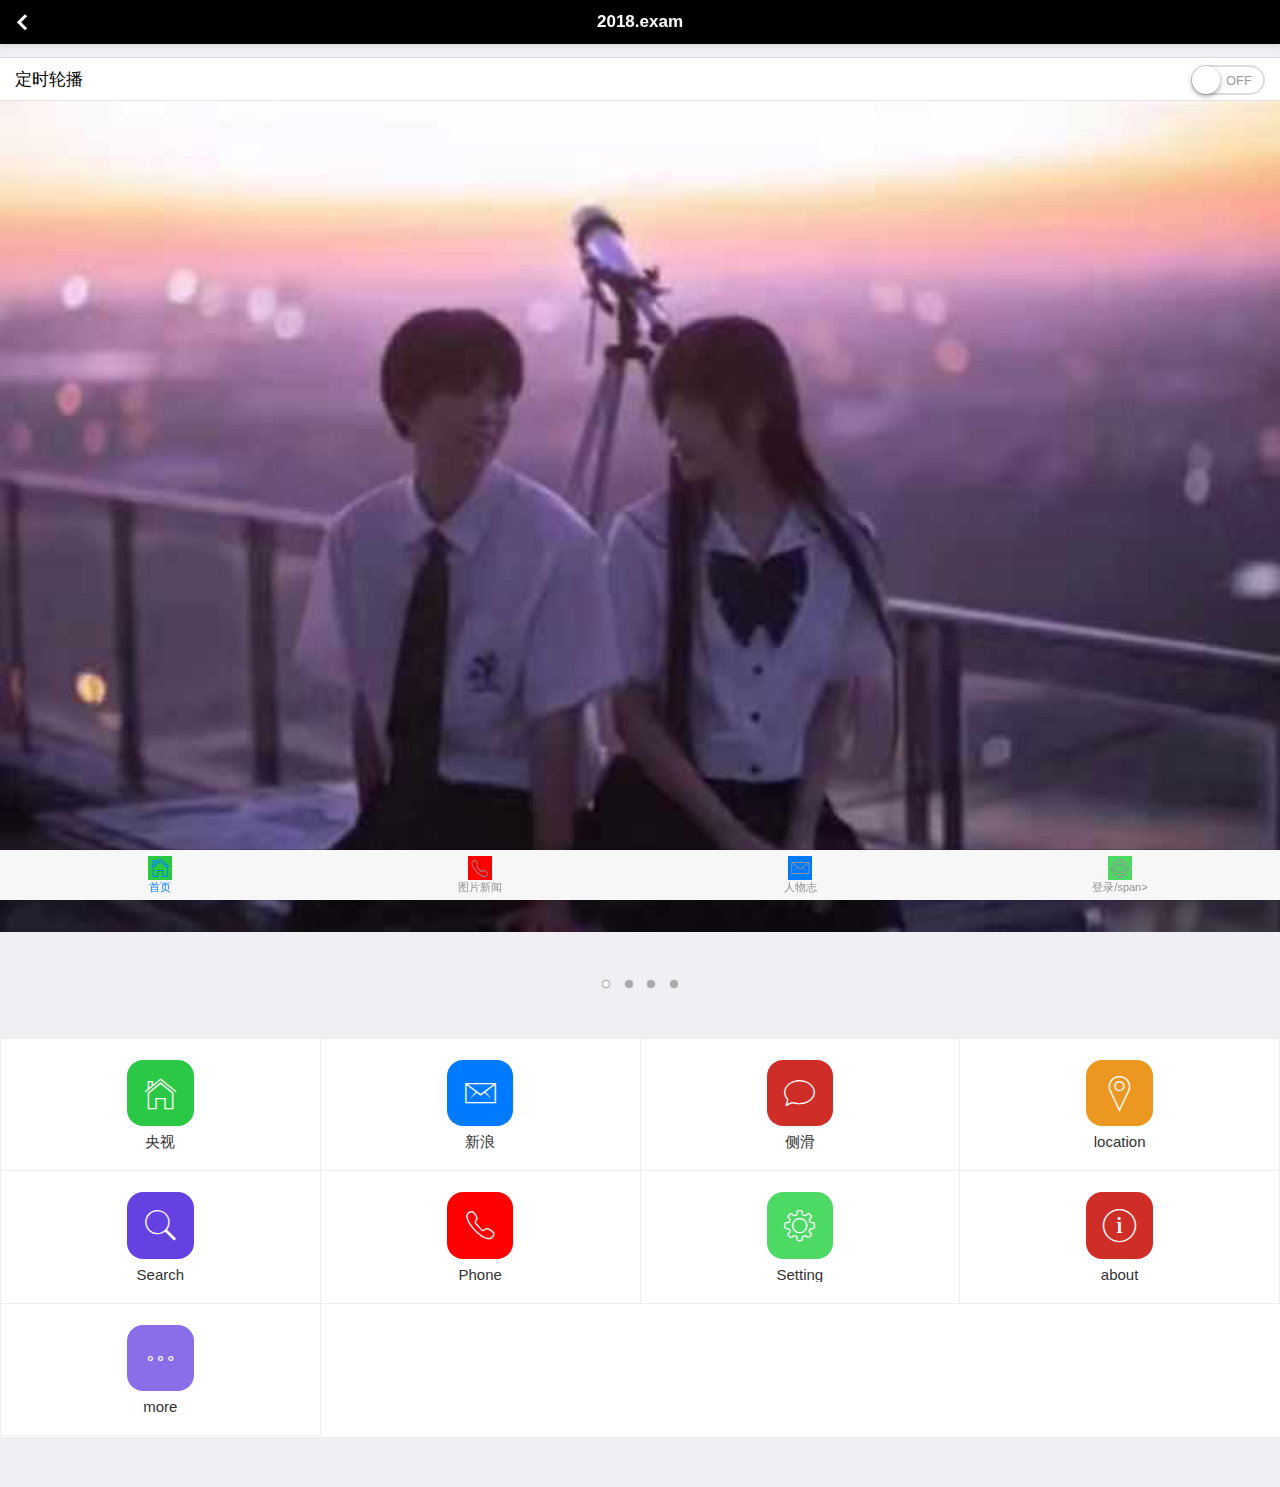
<file: qmks/index.html>
!DOCTYPE html>
<html>

	<head>
		<meta charset="utf-8">
		<title>Hello MUI</title>
		<meta name="viewport" content="width=device-width, initial-scale=1,maximum-scale=1,user-scalable=no">
		<meta name="apple-mobile-web-app-capable" content="yes">
		<meta name="apple-mobile-web-app-status-bar-style" content="black">

		<!--标准mui.css-->
		<link rel="stylesheet" href="css/mui.min.css">
		<link rel="stylesheet" href="css/exam1.css">
			
		<!--App自定义的css-->
		<!--<link rel="stylesheet" type="text/css" href="../css/app.css"/>-->
	</head>

	<body>
		<header class="mui-bar mui-bar-nav">
			<a class="mui-action-back mui-icon mui-icon-left-nav mui-pull-left"></a>
			<h1 class="mui-title">2018.exam</h1>
		</header>
		<div class="mui-content">
			<ul class="mui-table-view mui-table-view-chevron">
				<li id="switch" class="mui-table-view-cell">
					定时轮播
					<div class="mui-switch">
						<div class="mui-switch-handle"></div>
					</div>
				</li>
			</ul>
		</div>
		<div id="slider" class="mui-slider" >
			<div class="mui-slider-group mui-slider-loop">
				<!-- 额外增加的一个节点(循环轮播：第一个节点是最后一张轮播) -->
				<div class="mui-slider-item mui-slider-item-duplicate">
					<a href="#">
						<img src="images/yuantiao.jpg">
					</a>
				</div>
				<!-- 第一张 -->
				<div class="mui-slider-item">
					<a href="#">
						<img src="images/shuijiao.jpg">
					</a>
				</div>
				<!-- 第二张 -->
				<div class="mui-slider-item">
					<a href="#">
						<img src="images/muwu.jpg">
					</a>
				</div>
				<!-- 第三张 -->
				<div class="mui-slider-item">
					<a href="#">
						<img src="images/cbd.jpg">
					</a>
				</div>
				<!-- 第四张 -->
				<div class="mui-slider-item">
					<a href="#">
						<img src="images/yuantiao.jpg">
					</a>
				</div>
				<!-- 额外增加的一个节点(循环轮播：最后一个节点是第一张轮播) -->
				<div class="mui-slider-item mui-slider-item-duplicate">
					<a href="#">
						<img src="images/shuijiao.jpg">
					</a>
				</div>
			</div>
			<div class="mui-slider-indicator">
				<div class="mui-indicator mui-active"></div>
				<div class="mui-indicator"></div>
				<div class="mui-indicator"></div>
				<div class="mui-indicator"></div>
			</div>
		</div>
		<nav class="mui-bar mui-bar-tab">
		    <a class="mui-tab-item mui-active" href="index.html">
		        <span class="mui-icon mui-icon-home"></span>
		        <span class="mui-tab-label">首页</span>
		    </a>
		    <a class="mui-tab-item" href="imageviewer.html">
		        <span class="mui-icon mui-icon-phone"></span>
		        <span class="mui-tab-label">图片新闻</span>
		    </a>
		    <a class="mui-tab-item" href="page1.html">
		        <span class="mui-icon mui-icon-email"></span>
		        <span class="mui-tab-label">人物志</span>
		    </a>
		    <a class="mui-tab-item" href="login.html">
		        <span class="mui-icon mui-icon-gear"></span>
		        <span class="mui-tab-label">登录/span>
		    </a>
		</nav>
		<div class="mui-content">
		        <ul class="mui-table-view mui-grid-view mui-grid-9">
		            <li class="mui-table-view-cell mui-media mui-col-xs-4 mui-col-sm-3"><a href="http://www.cctv.com">
		                    <span class="mui-icon mui-icon-home"></span>
		                    <div class="mui-media-body">央视</div></a></li>
		            <li class="mui-table-view-cell mui-media mui-col-xs-4 mui-col-sm-3"><a href="http://www.sina.com">
		                    <span class="mui-icon mui-icon-email"></span></span>
		                    <div class="mui-media-body">新浪</div></a></li>
		            <li class="mui-table-view-cell mui-media mui-col-xs-4 mui-col-sm-3"><a href="offcanvas-drag-left.html">
		                    <span class="mui-icon mui-icon-chatbubble"></span>
		                    <div class="mui-media-body">侧滑</div></a></li>
		            <li class="mui-table-view-cell mui-media mui-col-xs-4 mui-col-sm-3"><a href="#">
		                    <span class="mui-icon mui-icon-location"></span>
		                    <div class="mui-media-body">location</div></a></li>
		            <li class="mui-table-view-cell mui-media mui-col-xs-4 mui-col-sm-3"><a href="#">
		                    <span class="mui-icon mui-icon-search"></span>
		                    <div class="mui-media-body">Search</div></a></li>
		            <li class="mui-table-view-cell mui-media mui-col-xs-4 mui-col-sm-3"><a href="#">
		                    <span class="mui-icon mui-icon-phone"></span>
		                    <div class="mui-media-body">Phone</div></a></li>
		            <li class="mui-table-view-cell mui-media mui-col-xs-4 mui-col-sm-3"><a href="#">
		                    <span class="mui-icon mui-icon-gear"></span>
		                    <div class="mui-media-body">Setting</div></a></li>
		            <li class="mui-table-view-cell mui-media mui-col-xs-4 mui-col-sm-3"><a href="#">
		                    <span class="mui-icon mui-icon-info"></span>
		                    <div class="mui-media-body">about</div></a></li>
		           <li class="mui-table-view-cell mui-media mui-col-xs-4 mui-col-sm-3"><a href="#">
		                    <span class="mui-icon mui-icon-more"></span>
		                    <div class="mui-media-body">more</div></a></li>
		        </ul> 
		</div>
		<script src="js/mui.min.js"></script>
		<script type="text/javascript" charset="utf-8">
			mui.init({
				swipeBack:true //启用右滑关闭功能
			});
			var slider = mui("#slider");
			document.getElementById("switch").addEventListener('toggle', function(e) {
				if (e.detail.isActive) {
					slider.slider({
						interval: 5000
					});
				} else {
					slider.slider({
						interval: 0
					});
				}
			});
		</script>
	<script >
        	mui.init();   	mui('body').on('tap','a',function(){document.location.href=this.href;});
	   </script>
	</body>

</html>
</file>
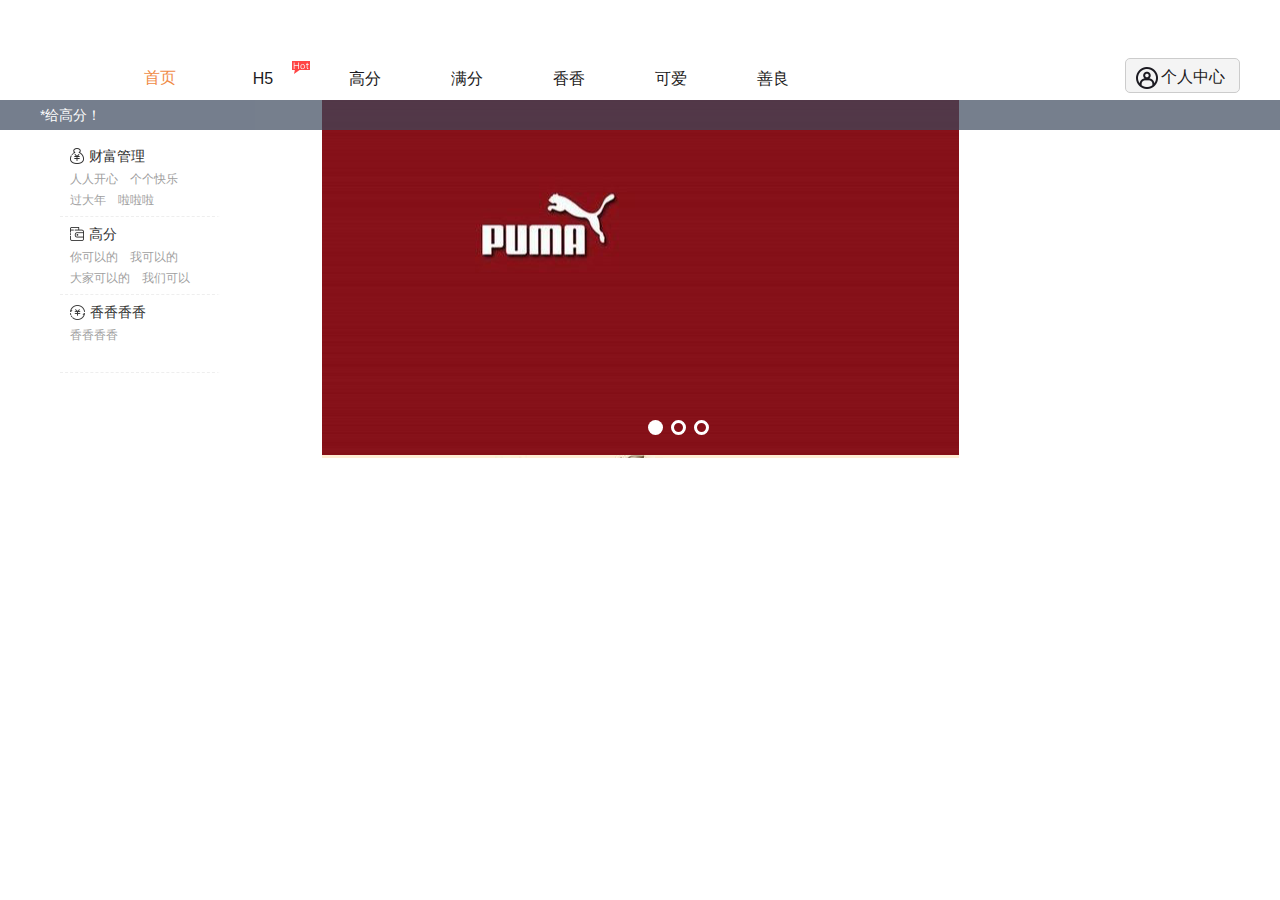
<file: 导航栏/导航栏/index.html>
<!DOCTYPE html>
<html>
    <head>
        <meta charset="UTF-8">
        <title>H5冲！</title>
        <link href="css/style.css" rel="stylesheet" type="text/css"/>
        <script src="https://www.jq22.com/jquery/jquery-1.10.2.js"></script>
        <script type="text/javascript" src="js/jquery.SuperSlide.2.1.1.js"></script>
    </head>
    <body>

        <div class="jq22-header">
            <div class="jq22-comm-box clearfix">
                <div class="jq22-nav-logo">
                   
                   
                </div>
                <div class="jq22-nav-nav">
                    <dl class="clearfix">
                        <dd class="on">
                            <h3 class="jq22-clear">
                                <a href="#">首页</a>
                            </h3>
                        </dd>
                        <dd>
                            <h3>
                                <a href="#">H5</a>
                            </h3>
                            <div class="jq22-hot"></div>
                            <ul class="jq22-nav-list">
                                <li>
                                    <a href="#">一号</a>
                                </li>
                                <li>
                                    <a href="#">二号</a>
                                </li>
                                <li>
                                    <a href="#">三号</a>
                                </li>
                                <li>
                                    <a href="#">四号</a>
                                </li>
                            </ul>
                        </dd>
                        <dd>
                            <h3>
                                <a href="#">高分</a>
                            </h3>
                            <ul class="jq22-nav-list">
                                <li>
                                    <a href="#">100</a>
                                </li>
                                <li>
                                    <a href="#">99</a>
                                </li>
                                <li>
                                    <a href="#">98</a>
                                </li>
                                <li>
                                    <a href="#">97</a>
                                </li>
                                <li>
                                    <a href="#">96</a>
                                </li>
                                <li>
                                    <a href="#">95</a>
                                </li>
                            </ul>
                        </dd>
                        <dd>
                            <h3>
                                <a href="#">满分</a>
                            </h3>
                            <ul class="jq22-nav-list">
                                <li>
                                    <a href="#">100</a>
                                </li>
                                <li>
                                    <a href="#">一百</a>
                                </li>
                                <li>
                                    <a href="#">hundred</a>
                                </li>
                                <li>
                                    <a href="#">满0</a>
                                </li>
                                <li>
                                    <a href="#">1OO</a>
                                </li>
                            </ul>
                        </dd>
                        <dd>
                            <h3>
                                <a href="#">香香</a>
                            </h3>
                        </dd>
                        <dd>
                            <h3>
                                <a href="#">可爱</a>
                            </h3>
                        </dd>
                        <dd>
                            <h3>
                                <a href="#">善良</a>
                            </h3>
                            <ul class="jq22-nav-list">
                                <li>
                                    <a href="#">美丽</a>
                                </li>
                                <li>
                                    <a href="#">和蔼</a>
                                </li>
                            </ul>
                        </dd>
                    </dl>
                </div>
                <div class="jq22-nav-right">
                    <a href="#">个人中心</a>
                </div>
            </div>
        </div>
        <div class="jq22-banner-box">
            <div class="jq22-banner-slide">
                <div class="hd jq22-banner-circle">
                    <ul>
                        <li class="on"></li>
                        <li></li>
                        <li></li>
                    </ul>
                </div>
                <div class="bd jq22-banner-body">
                    <ul>
                        <li>
                            <a href="#" class="jq22-banner-body-bg01"></a>
                        </li>
                        <li>
                            <a href="#" class="jq22-banner-body-bg02"></a>
                        </li>
                        <li>
                            <a href="#" class="jq22-banner-body-bg03"></a>
                        </li>
                    </ul>
                </div>
            </div>
        </div>
        <div class="jq22-background">
            <p>*给高分！</p>
        </div>
        <div class="jq22-list-item">
            <div class="jq22-list-wrap">
                <ul>
                    <li>
                        <div class="jq22-list-wrap-box">
                            <h2>
                                <img src="images/icon1.png" alt="">财富管理
                            </h2>
                            <p>
                                <a href="#">人人开心</a>
                                <a href="#">个个快乐</a>
                            </p>
                            <p>
                                <a href="#">过大年</a>
                                <a href="#">啦啦啦</a>
                            </p>
                        </div>
                    </li>
                    <li>
                        <div class="jq22-list-wrap-box">
                            <h2>
                                <img src="images/icon2.png" alt="">高分
                            </h2>
                            <p>
                                <a href="#">你可以的</a>
                                <a href="#">我可以的</a>
                            </p>
                            <p>
                                <a href="#">大家可以的</a>
                                <a href="#">我们可以</a>
                            </p>
                        </div>
                    </li>
                    <li>
                        <div class="jq22-list-wrap-box">
                            <h2>
                                <img src="images/icon3.png" alt="">香香香香
                            </h2>
                            <p>
                                <a href="#">香香香香</a>
                            </p>
                        </div>
                    </li>
                   
                </ul>
            </div>
        </div>

        <script type="text/javascript">

            jQuery(".jq22-banner-slide").slide({
                mainCell: ".bd ul",
                effect: "fold",
                autoPlay: true,
                trigger: "click",
                delayTime: 1000
            });

            jQuery(".jq22-comm-box").slide({
                type: "menu",
                titCell: "dd",
                targetCell: "ul",
                delayTime: 0,
                defaultPlay: false,
                returnDefault: true
            });
        </script>

    </body>
</html>
</file>
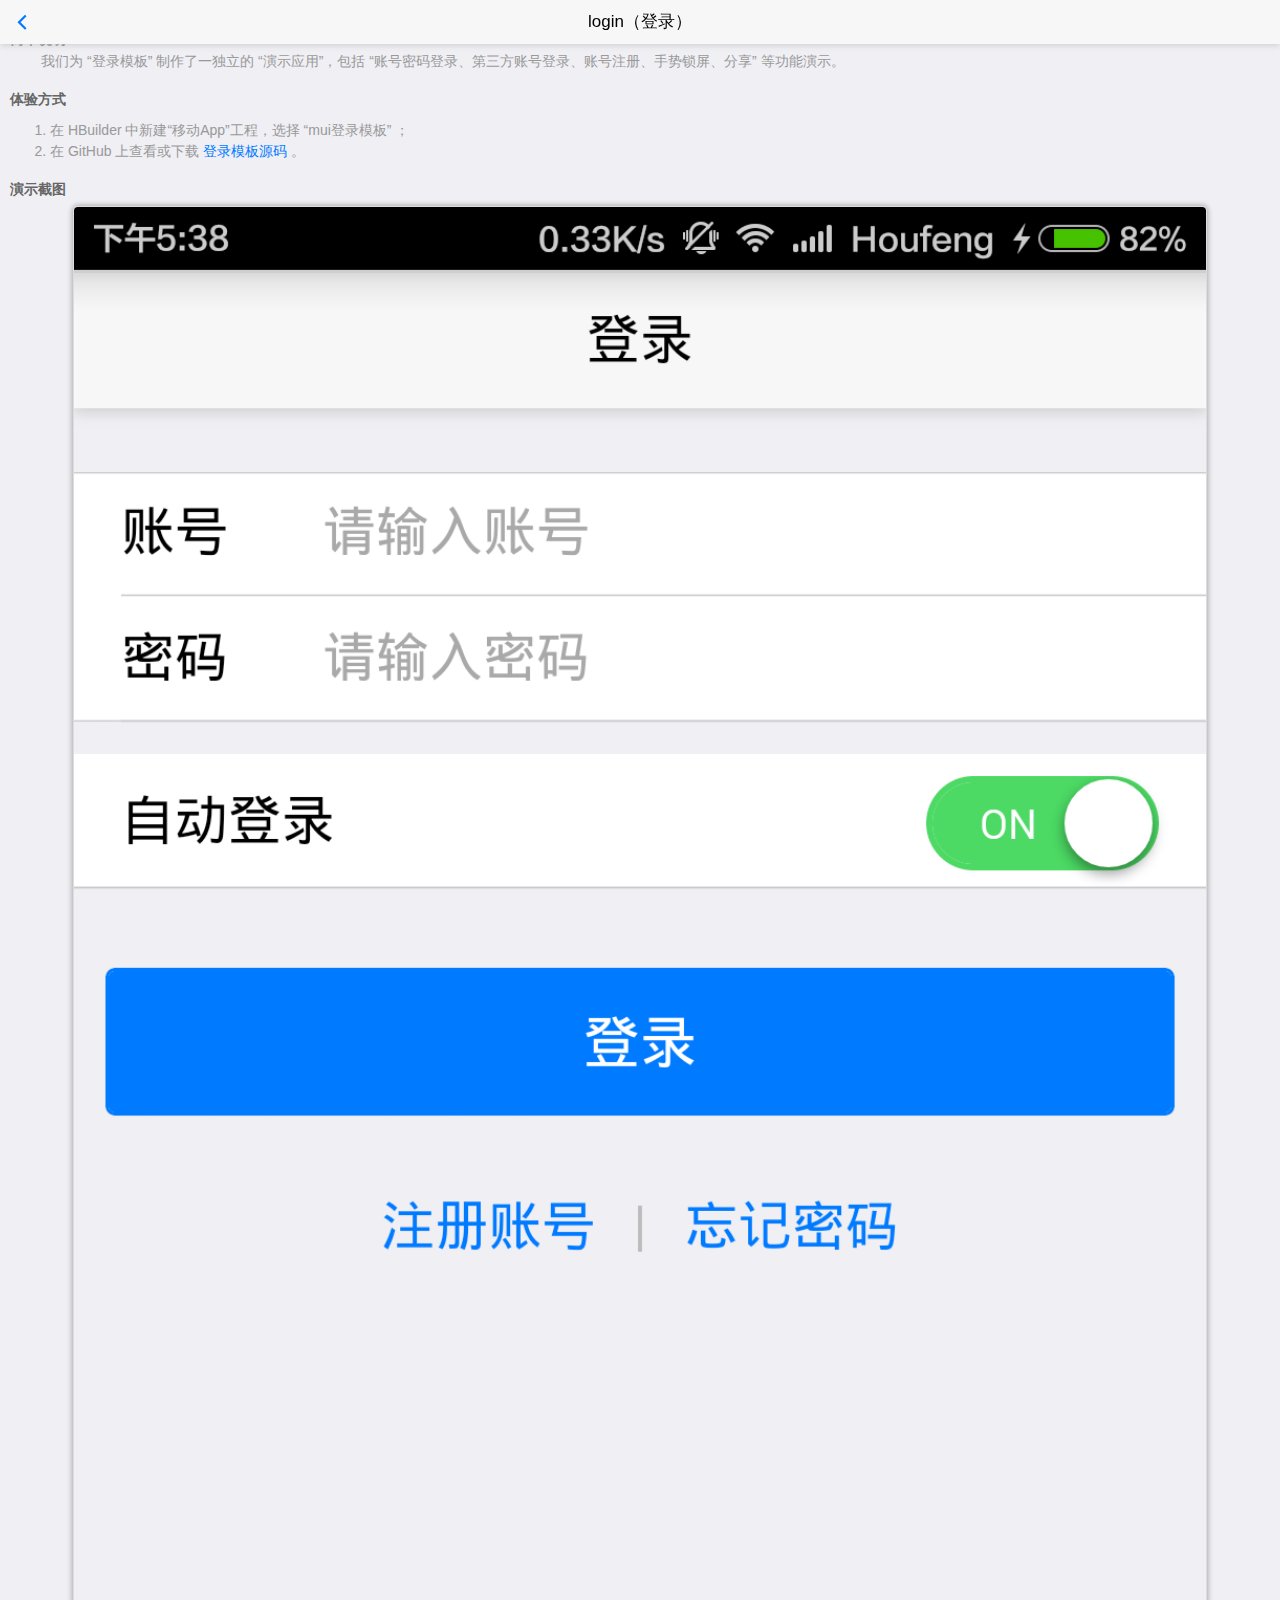
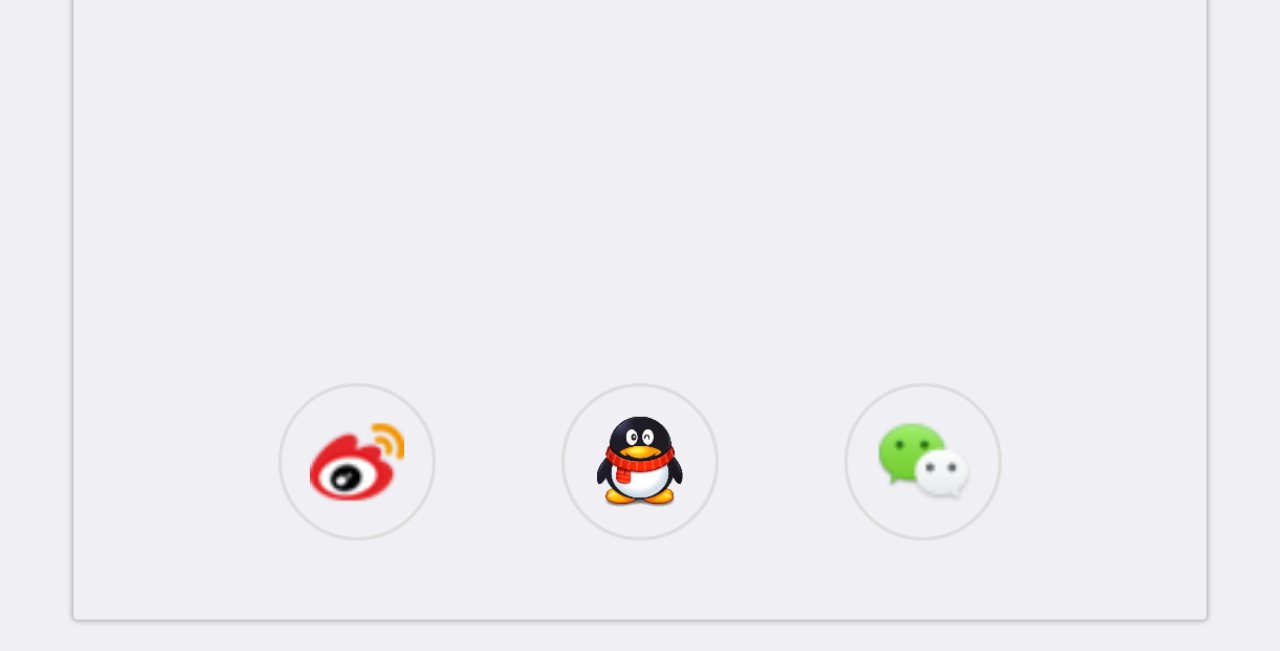
<file: qmks/login.html>
<!DOCTYPE html>
<html>

	<head>
		<meta charset="utf-8">
		<meta name="viewport" content="width=device-width,initial-scale=1,minimum-scale=1,maximum-scale=1,user-scalable=no" />
		<title></title>
		<link href="css/mui.min.css" rel="stylesheet" />
		<!--App自定义的css-->
		<link rel="stylesheet" type="text/css" href="css/app.css" />
		<style>
			h5,
			p,
			ol,
			li {
				color: #666;
				font-size: 14px;
			}
			h5 {
				font-weight: bold;
			}
			p,
			ol {
				padding: 5px auto;
				margin-bottom: 20px;
			}
			p,
			li {
				color: #999;
			}
			img {
				width: 90%;
				border: solid 1px #ddd;
				border-radius: 5px;
				box-shadow: 0px 0px 5px 1px #aaa;
				margin: 5px auto;
			}
		</style>
	</head>

	<body>
		<header class="mui-bar mui-bar-nav">
			<a class="mui-action-back mui-icon mui-icon-left-nav mui-pull-left"></a>
			<h1 class="mui-title">login（登录）</h1>
		</header>
		<div class="mui-content">
			<div class="mui-content-padded">
				<h5>简单说明</h5>
				<p>
					&nbsp;&nbsp;&nbsp;&nbsp;&nbsp;&nbsp;&nbsp;&nbsp;我们为 “登录模板” 制作了一独立的 “演示应用”，包括 “账号密码登录、第三方账号登录、账号注册、手势锁屏、分享” 等功能演示。
				</p>
				<h5>体验方式</h5>
				<ol>
					<li>在 HBuilder 中新建“移动App”工程，选择 “mui登录模板” ；</li>
					<li>在 GitHub 上查看或下载 <a _src='https://github.com/dcloudio/mui/tree/master/examples/login'>登录模板源码</a> 。
					</li>
				</ol>
				<h5>演示截图</h5>
				<p style="text-align: center;">
					<img src="images/login-1.png" />
				</p>
			</div>
		</div>
		<script src="js/mui.min.js"></script>
		<script type="text/javascript" charset="utf-8">
			(function(mui, window, document, undefined) {
				mui.init();
				var qsa = function() {
					return [].slice.call(document.querySelectorAll.apply(document, arguments));
				};
				qsa("[_src]").forEach(function(item) {
					item.addEventListener('tap', function() {
						var url = this.getAttribute('_src');
						if (url) {
							plus.runtime.openURL(url);
						};
					}, false);
				});
			})(mui, window, document, undefined);
		</script>
	</body>

</html>
</file>
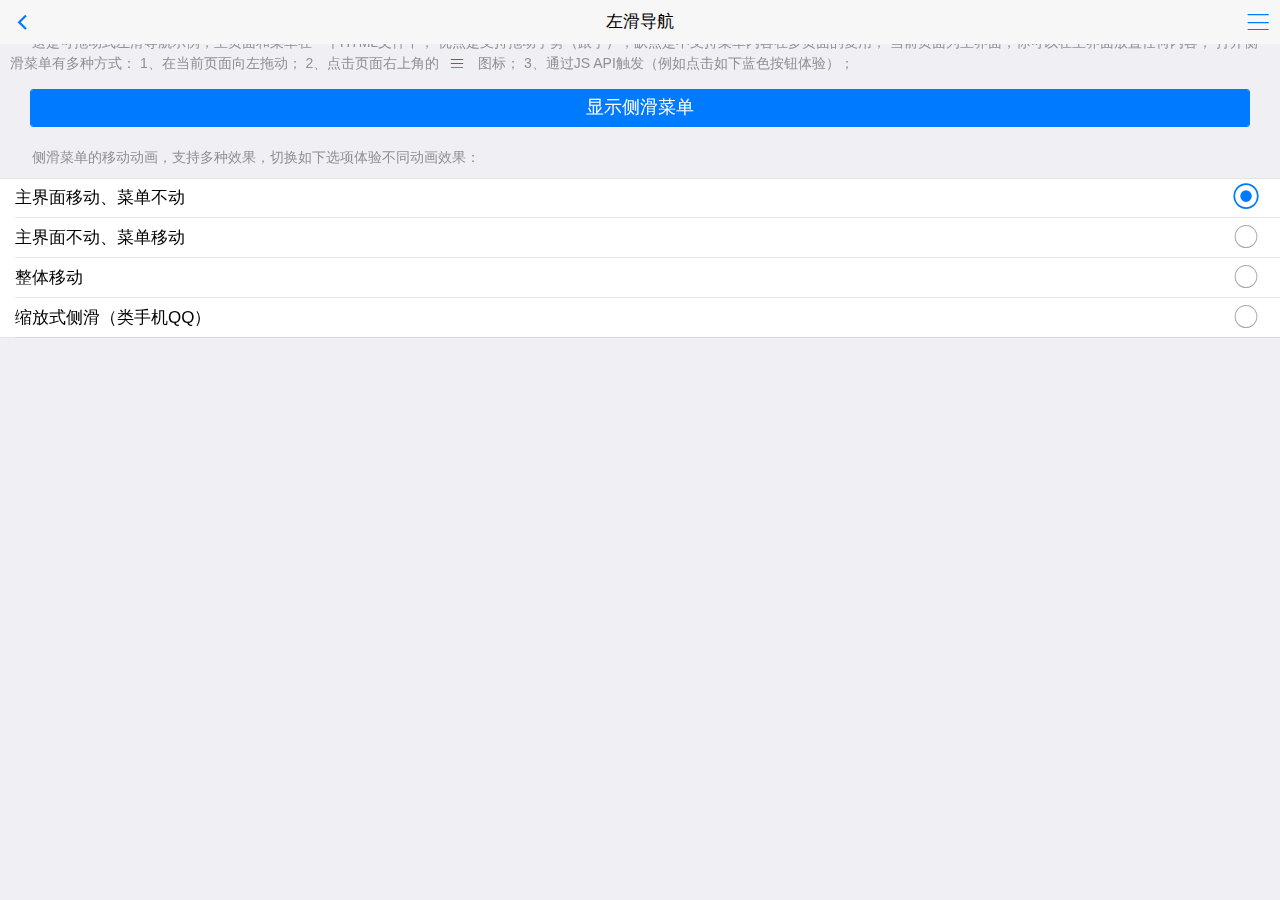
<file: qmks/offcanvas-drag-left.html>
<!DOCTYPE html>
<html>

	<head>
		<meta charset="utf-8">
		<title>Hello MUI</title>
		<meta name="viewport" content="width=device-width, initial-scale=1,maximum-scale=1,user-scalable=no">
		<meta name="apple-mobile-web-app-capable" content="yes">
		<meta name="apple-mobile-web-app-status-bar-style" content="black">

		<link rel="stylesheet" href="css/mui.min.css">
		<style>
			html,
			body {
				background-color: #efeff4;
			}
			p {
				text-indent: 22px;
			}
			span.mui-icon {
				font-size: 14px;
				color: #007aff;
				margin-left: -15px;
				padding-right: 10px;
			}
			.mui-off-canvas-right {
				color: #fff;
			}
			.title {
				margin: 35px 15px 10px;
			}
			.title+.content {
				margin: 10px 15px 35px;
				color: #bbb;
				text-indent: 1em;
				font-size: 14px;
				line-height: 24px;
			}
			input {
				color: #000;
			}
		</style>
	</head>

	<body>
		<!--侧滑菜单容器-->
		<div id="offCanvasWrapper" class="mui-off-canvas-wrap mui-draggable">
			<!--菜单部分-->
			<aside id="offCanvasSide" class="mui-off-canvas-right">
				<div id="offCanvasSideScroll" class="mui-scroll-wrapper">
					<div class="mui-scroll">
						<div class="title">侧滑导航</div>
						<div class="content">
							这是可拖动式侧滑菜单示例，你可以在这里放置任何内容；关闭侧滑菜单有多种方式： 1.在手机屏幕任意位置向右拖动(drag)；2.点击本侧滑菜单页之外的任意位置; 3.点击如下红色按钮
							<span class="android-only">；4.Android手机按back键；5.Android手机按menu键
							</span>。
							<p style="margin: 10px 15px;">
								<button id="offCanvasHide" type="button" class="mui-btn mui-btn-danger mui-btn-block" style="padding: 5px 20px;">关闭侧滑菜单</button>
							</p>

						</div>
						<div class="title" style="margin-bottom: 25px;">侧滑列表示例</div>
						<ul class="mui-table-view mui-table-view-chevron mui-table-view-inverted">
							<li class="mui-table-view-cell">
								<a class="mui-navigate-right">
									Item 1
								</a>
							</li>
							<li class="mui-table-view-cell">
								<a class="mui-navigate-right">
									Item 2
								</a>
							</li>
							<li class="mui-table-view-cell">
								<a class="mui-navigate-right">
									Item 3
								</a>
							</li>
							<li class="mui-table-view-cell">
								<a class="mui-navigate-right">
									Item 4
								</a>
							</li>
							<li class="mui-table-view-cell">
								<a class="mui-navigate-right">
									Item 5
								</a>
							</li>
							<li class="mui-table-view-cell">
								<a class="mui-navigate-right">
								Item 6
							</a>
							</li>

						</ul>
					</div>
				</div>
			</aside>
			<div class="mui-inner-wrap">
				<header class="mui-bar mui-bar-nav">
					<a class="mui-action-back mui-icon mui-icon-back mui-pull-left"></a>
					<a id="offCanvasBtn" href="#offCanvasSide" class="mui-icon mui-action-menu mui-icon-bars mui-pull-right"></a>
					<h1 class="mui-title">左滑导航</h1>
				</header>
				<div id="offCanvasContentScroll" class="mui-content mui-scroll-wrapper">
					<div class="mui-scroll">
						<div class="mui-content-padded">
							<p>这是可拖动式左滑导航示例，主页面和菜单在一个HTML文件中， 优点是支持拖动手势（跟手），缺点是不支持菜单内容在多页面的复用； 当前页面为主界面，你可以在主界面放置任何内容； 打开侧滑菜单有多种方式： 1、在当前页面向左拖动； 2、点击页面右上角的
								<span class="mui-icon mui-icon-bars"></span> 图标； 3、通过JS API触发（例如点击如下蓝色按钮体验）；
								<span class="android-only">4、Android手机按menu键；</span>
							</p>
							<p style="padding: 5px 20px;margin-bottom: 5px;">
								<button id="offCanvasShow" type="button" class="mui-btn mui-btn-primary mui-btn-block" style="padding: 5px;">
									显示侧滑菜单
								</button>
							</p>
							<p>侧滑菜单的移动动画，支持多种效果，切换如下选项体验不同动画效果：</p>

						</div>

						<form class="mui-input-group" style="margin-bottom: 15px;">
							<div class="mui-input-row mui-radio">
								<label>主界面移动、菜单不动</label>
								<input name="style" type="radio" checked="" value="main-move">
							</div>
							<div class="mui-input-row mui-radio">
								<label>主界面不动、菜单移动</label>
								<input name="style" type="radio" value="menu-move">
							</div>
							<div class="mui-input-row mui-radio mui-hidden" id="move-togger">
								<label>整体移动</label>
								<input name="style" type="radio" value="all-move">
							</div>
							<div class="mui-input-row mui-radio">
								<label>缩放式侧滑（类手机QQ）</label>
								<input name="style" type="radio" value="main-move-scalable">
							</div>
						</form>

					</div>
				</div>
				<!-- off-canvas backdrop -->
				<div class="mui-off-canvas-backdrop"></div>
			</div>
		</div>
		<script src="js/mui.min.js"></script>
		<script>
			mui.init({
				swipeBack: false,
			});
			 //侧滑容器父节点
			var offCanvasWrapper = mui('#offCanvasWrapper');
			 //主界面容器
			var offCanvasInner = offCanvasWrapper[0].querySelector('.mui-inner-wrap');
			 //菜单容器
			var offCanvasSide = document.getElementById("offCanvasSide");
			 //Android暂不支持整体移动动画
			if (!mui.os.android) {
				document.getElementById("move-togger").classList.remove('mui-hidden');
				var spans = document.querySelectorAll('.android-only');
				for (var i = 0, len = spans.length; i < len; i++) {
					spans[i].style.display = "none";
				}
			}
			 //移动效果是否为整体移动
			var moveTogether = false;
			 //侧滑容器的class列表，增加.mui-slide-in即可实现菜单移动、主界面不动的效果；
			var classList = offCanvasWrapper[0].classList;
			 //变换侧滑动画移动效果；
			mui('.mui-input-group').on('change', 'input', function() {
				if (this.checked) {
					offCanvasSide.classList.remove('mui-transitioning');
					offCanvasSide.setAttribute('style', '');
					classList.remove('mui-slide-in');
					classList.remove('mui-scalable');
					switch (this.value) {
						case 'main-move':
							if (moveTogether) {
								//仅主内容滑动时，侧滑菜单在off-canvas-wrap内，和主界面并列
								offCanvasWrapper[0].insertBefore(offCanvasSide, offCanvasWrapper[0].firstElementChild);
								moveTogether = false;
							}
							break;
						case 'main-move-scalable':
							if (moveTogether) {
								//仅主内容滑动时，侧滑菜单在off-canvas-wrap内，和主界面并列
								offCanvasWrapper[0].insertBefore(offCanvasSide, offCanvasWrapper[0].firstElementChild);
							}
							classList.add('mui-scalable');
							break;
						case 'menu-move':
							classList.add('mui-slide-in');
							break;
						case 'all-move':
							moveTogether = true;
							//整体滑动时，侧滑菜单在inner-wrap内
							offCanvasInner.insertBefore(offCanvasSide, offCanvasInner.firstElementChild);
							break;
					}
					offCanvasWrapper.offCanvas().refresh();
				}
			});
			document.getElementById('offCanvasShow').addEventListener('tap', function() {
				offCanvasWrapper.offCanvas('show');
			});
			document.getElementById('offCanvasHide').addEventListener('tap', function() {
				offCanvasWrapper.offCanvas('close');
			});
			 //主界面和侧滑菜单界面均支持区域滚动；
			mui('#offCanvasSideScroll').scroll();
			mui('#offCanvasContentScroll').scroll();
			 //实现ios平台的侧滑关闭页面；
			if (mui.os.plus && mui.os.ios) {
				offCanvasWrapper[0].addEventListener('shown', function(e) { //菜单显示完成事件
					plus.webview.currentWebview().setStyle({
						'popGesture': 'none'
					});
				});
				offCanvasWrapper[0].addEventListener('hidden', function(e) { //菜单关闭完成事件
					plus.webview.currentWebview().setStyle({
						'popGesture': 'close'
					});
				});
			}
		</script>
	</body>

</html>
</file>
<file: qmks/css/exam1.css>
.mui-bar-nav{
	background-color: #000000;
}
.mui-bar-nav .mui-title,.mui-bar-nav a{
	color: #FFFFFF;
	font-weight: 600;
}
.mui-grid-view.mui-grid-9{background: #FFFFFF;}
.mui-table-view.mui-grid-view .mui-table-view-cell span{
	font-size: 2em;
	padding: 0.8rem;
	color: #FFFFFF;
	text-align: center;
	border-radius: 1rem;
	background-image: none;
}
.mui-icon.mui-icon-home{
	background-color: #2AC845;
}

.mui-icon-email{
	background-color: #007AFF;
}
.mui-icon-chatbubble{
	background-color: #CF2D28;
}
.mui-icon-location{
	background-color: #EC971F;
}
.mui-icon-search{
	background-color: #6641E2;
}
.mui-icon-phone{
	background-color: #FF0000;
}
.mui-icon-gear{
	background-color: #4CD964;
}
.mui-icon-info{
	background-color: #CF2D28;
}
.mui-icon-more{
	background-color: #8A6DE9;
}
</file>
<file: 导航栏/导航栏/css/style.css>
/* 公共样式表css */
html,body {
    color: #333;
    margin: 0;
    height: 100%;
    font-family: "Myriad Set Pro","Helvetica Neue",Helvetica,Arial,Verdana,sans-serif;
    -webkit-font-smoothing: antialiased;
    -moz-osx-font-smoothing: grayscale;
    font-weight: normal;
}

* {
    -webkit-box-sizing: border-box;
    -moz-box-sizing: border-box;
    box-sizing: border-box;
}

a {
    text-decoration: none;
    color: #000;
}

img {
    border: 0;
}

body {
    background: #fff;
    color: #666;
}

html, body, div, dl, dt, dd, ol, ul, li, h1, h2, h3, h4, h5, h6, p, blockquote, pre, button, fieldset, form, input, legend, textarea, th, td {
    margin: 0;
    padding: 0;
}

a {
    text-decoration: none;
    color: #08acee;
}

button {
    outline: 0;
}

img {
    border: 0;
}

button,input,optgroup,select,textarea {
    margin: 0;
    font: inherit;
    color: inherit;
    outline: none;
}

li {
    list-style: none;
}

a {
    color: #666;
}

a:hover {
    color: #eee;
}

.clearfix::after {
    clear: both;
    content: ".";
    display: block;
    height: 0;
    visibility: hidden;
}

.clearfix {
}

/* 必要布局样式css */
.jq22-header {
    padding-top: 15px;
    background: #fff;
    width: 100%;
}

.jq22-comm-box {
    width: 1200px;
    margin: 0 auto;
    /* position: relative; */
    height: 85px;
}

.jq22-nav-logo {
    line-height: 70px;
    position: relative;
    float: left;
}

.jq22-nav-logo1 {
    vertical-align: middle;
}

.jq22-nav-logo2 {
    vertical-align: middle;
    position: absolute;
    top: 64px;
    left: 95px;
}

.jq22-nav-nav dl dd {
    position: relative;
    float: left;
}

.jq22-nav-nav dl dd h3 {
    width: 100px;
    height: 39px;
    line-height: 39px;
    float: left;
    text-align: center;
    margin-right: 2px;
    border: 1px solid #fff;
    border-radius: 3px;
    display: block;
    font-weight: normal;
    font-size: 16px;
}

.jq22-nav-nav dl dd h3 a {
    color: #1b1a21;
    display: inline-block;
    width: 100px;
}

.jq22-nav-nav dl .on h3 a {
    color: #ef8a45;
}

.jq22-nav-nav dl dd h3:hover {
    border: 1px solid #c9c9c9;
}

.jq22-nav-nav dl .on h3 {
    border: 1px solid #c9c9c9;
}

.jq22-nav-nav dl dd ul {
    position: absolute;
    background-color: #fff;
    width: 100px;
    top: 37px;
    padding: 0;
    font-size: 14px;
    border: 1px solid #c6c6c6;
    border-radius: 0 0px 3px 3px;
    display: none;
    z-index: 100;
    left: 0;
    text-align: left;
    border-top: none;
    float: left;
}

.jq22-nav-nav {
    margin: 43px 0 0 70px;
    font-size: 16px;
    width: 750px;
    float: left;
}

.jq22-nav-nav dl dd .jq22-nav-list li {
    text-indent: 8px;
    height: 32px;
    line-height: 32px;
    cursor: pointer;
}

.jq22-nav-nav dl dd .jq22-nav-list li a {
    color: #1b1a21;
    display: inline-block;
    width: 100px;
}

.jq22-nav-nav dl dd .jq22-nav-list li:hover {
    background: #ff7b23;
    color: #fff;
}

.jq22-nav-nav dl dd .jq22-nav-list li a:hover {
    color: #fff;
}

.jq22-hot {
    background: url(../images/hot.png) no-repeat;
    position: absolute;
    width: 18px;
    height: 13px;
    margin-left: 80px;
    margin-top: 3px;
}

.jq22-nav-right {
    margin: 43px 0 0 0;
    float: right;
}

.jq22-nav-right a {
    font-size: 16px;
    color: #1b1a21;
    background: url(../images/icon-user.png) no-repeat 10px 8px #f4f4f4;
    padding-left: 20px;
    border: 1px solid #ccc;
    border-radius: 5px;
    width: 115px;
    display: block;
    text-align: center;
    height: 35px;
    line-height: 35px;
}

.jq22-nav-right a:hover {
    background-color: #fff;
    box-shadow: 0px 0px 2px #c6c6c6;
}

.jq22-banner-box {
    width: 100%;
    height: 355px;
    overflow: visible;
    position: relative;
    visibility: visible;
    display: block;
}

.jq22-background {
    width: 100%;
    height: 30px;
    background-color: #3c485d;
    opacity: 0.7;
    line-height: 30px;
    position: relative;
    z-index: 99;
    margin-top: -355px;
}

.jq22-background p {
    width: 1200px;
    height: 30px;
    color: #fff;
    margin: 0 auto;
    font-size: 14px;
    opacity: 1;
    z-index: 100;
}

.jq22-list-item {
    width: 1200px;
    margin: 0 auto;
    position: relative;
}

.jq22-list-wrap {
    position: relative;
    z-index: 9999;
    width: 170px;
    height: 315px;
    background: #fff;
    margin-top: 5px;
    margin-left: 10px;
}

.jq22-list-wrap ul {
    padding-left: 10px;
    padding-top: 4px;
}

.jq22-list-wrap ul li {
    border-bottom: 1px dashed #eee;
    height: 78px;
    position: relative;
    border-right: 4px solid #fff;
}

.jq22-list-wrap-box {
    padding-left: 10px;
    position: relative;
    padding-top: 4px;
    padding-bottom: 4px;
}

.jq22-list-wrap-box h2 {
    color: #2E2E2E;
    font-size: 14px;
    font-weight: normal;
    margin-bottom: 2px;
    margin-top: 5px;
}

.jq22-list-wrap-box h2 img {
    margin-right: 5px;
    vertical-align: middle;
    margin-top: -2px;
}

.jq22-list-wrap-box p {
    line-height: 20px;
}

.jq22-list-wrap-box p a {
    font-size: 12px;
    color: #9f9f9f;
    margin-right: 8px;
}

.jq22-list-wrap ul li:hover {
    border-right: 4px solid #ff7b23;
}

.jq22-banner-circle ul li {
    width: 15px;
    height: 15px;
    line-height: 14px;
    font-size: 10px;
    color: #666666;
    text-align: center;
    margin-right: 8px;
    float: left;
    cursor: pointer;
    -webkit-text-size-adjust: none;
    border: 3px solid #fff;
    border-radius: 50px;
}

.jq22-banner-circle ul .on {
    background: #fff;
    border: 0;
    color: #000000;
    height: 15px;
    width: 15px;
    cursor: default;
}

.jq22-banner-circle {
    right: 44%;
    bottom: 20px;
    position: absolute;
    list-style: none;
    z-index: 2;
    overflow: hidden;
    _zoom: 1;
    -webkit-transition: all .3s ease;
    -moz-transition: all .3s ease;
    -ms-transition: all .3s ease;
    transition: all .3s ease;
}

.jq22-banner-circle:hover {
    -webkit-transform: scale(1.1);
    -moz-transform: scale(1.1);
    -ms-transform: scale(1.1);
    transform: scale(1.1);
}

.jq22-banner-slide {
    width: 100%;
    height: 358px;
    overflow: hidden;
}

.jq22-banner-body-bg01 {
    display: block;
    background: url(../images/banner03.png) center center no-repeat;
    z-index: 1;
    width: 100%;
    height: 355px;
}

.jq22-banner-body-bg02 {
    display: block;
    background: url(../images/banner02.png) center center no-repeat;
    z-index: 1;
    width: 100%;
    height: 355px;
}

.jq22-banner-body-bg03 {
    display: block;
    background: url(../images/banner01.png) center center no-repeat;
    z-index: 1;
    width: 100%;
    height: 355px;
}



.jq22-nav-nav dl .on .jq22-clear {
    border: none;
}

.jq22-nav-nav dl .on .jq22-clear:hover {
    border: 1px solid #c9c9c9;
}
</file>
<file: qmks/css/app.css>
/*
 *这是单独为hello mui准备的个性化css，可以覆盖标准mui的css定义；
 * 在实际项目开发时，建议为App单独写一个css文件，从而实现项目的自定义皮肤功能；
 * 
 * */
.mui-plus header.mui-bar{
	display: none;
}
.mui-plus .mui-bar-nav~.mui-content{
	padding: 0;
}

/*hm开头的表示仅为 Hello MUI示例定义*/
.hm-description{
	margin: .5em 0;
}

.hm-description>li {
	font-size: 14px;
	color: #8f8f94;
}
</file>
